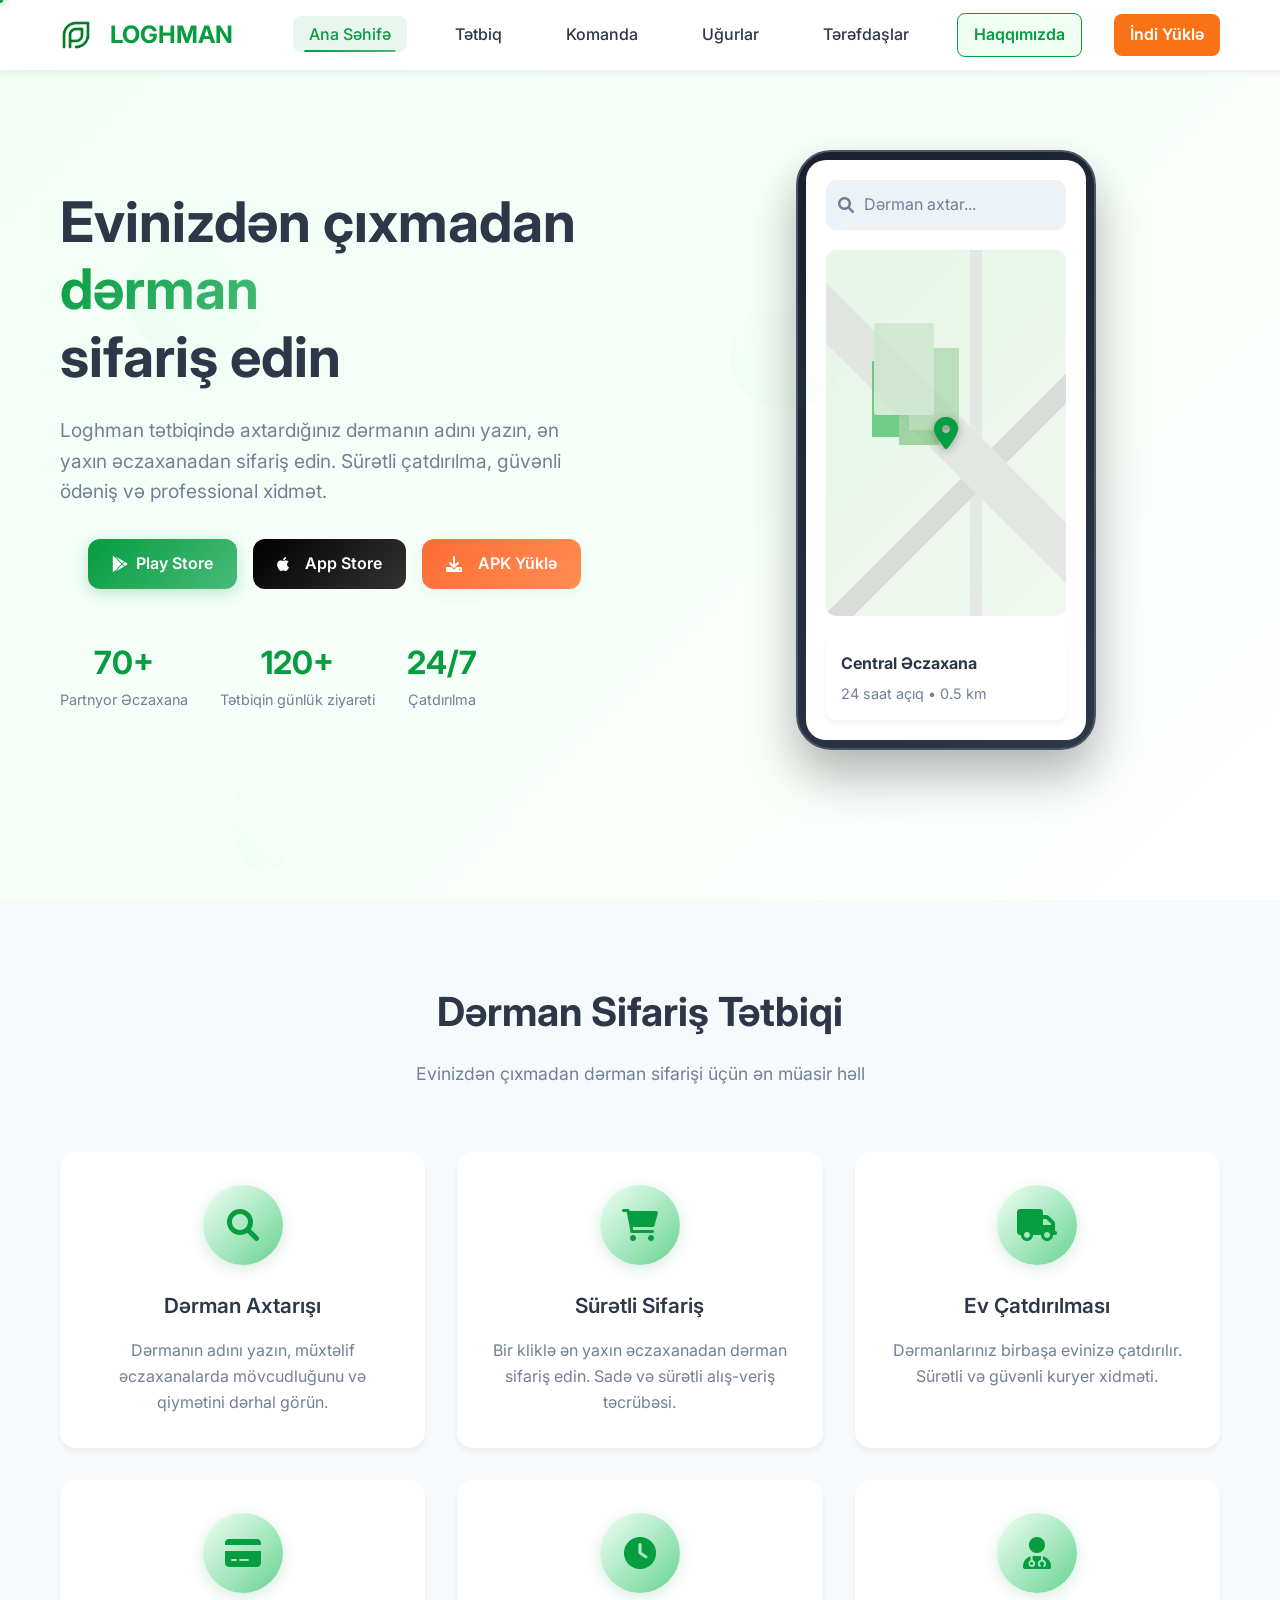
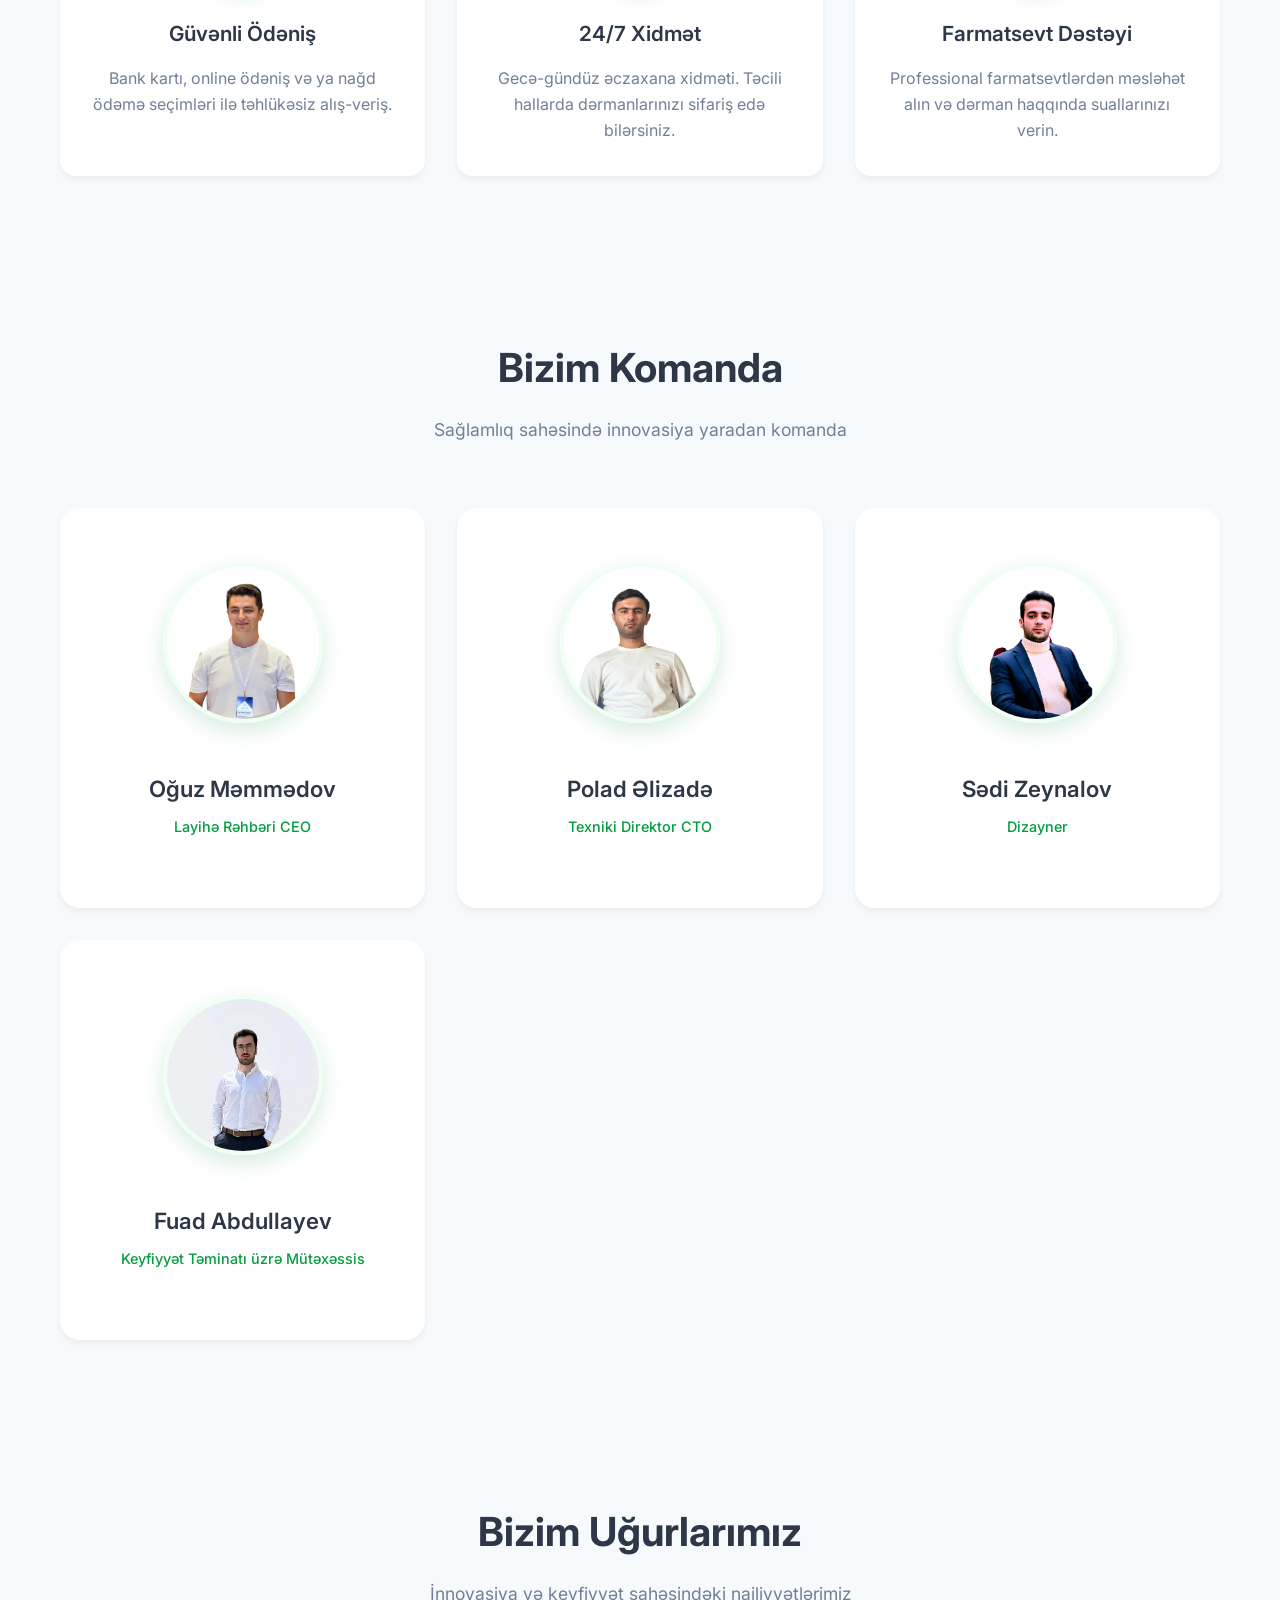
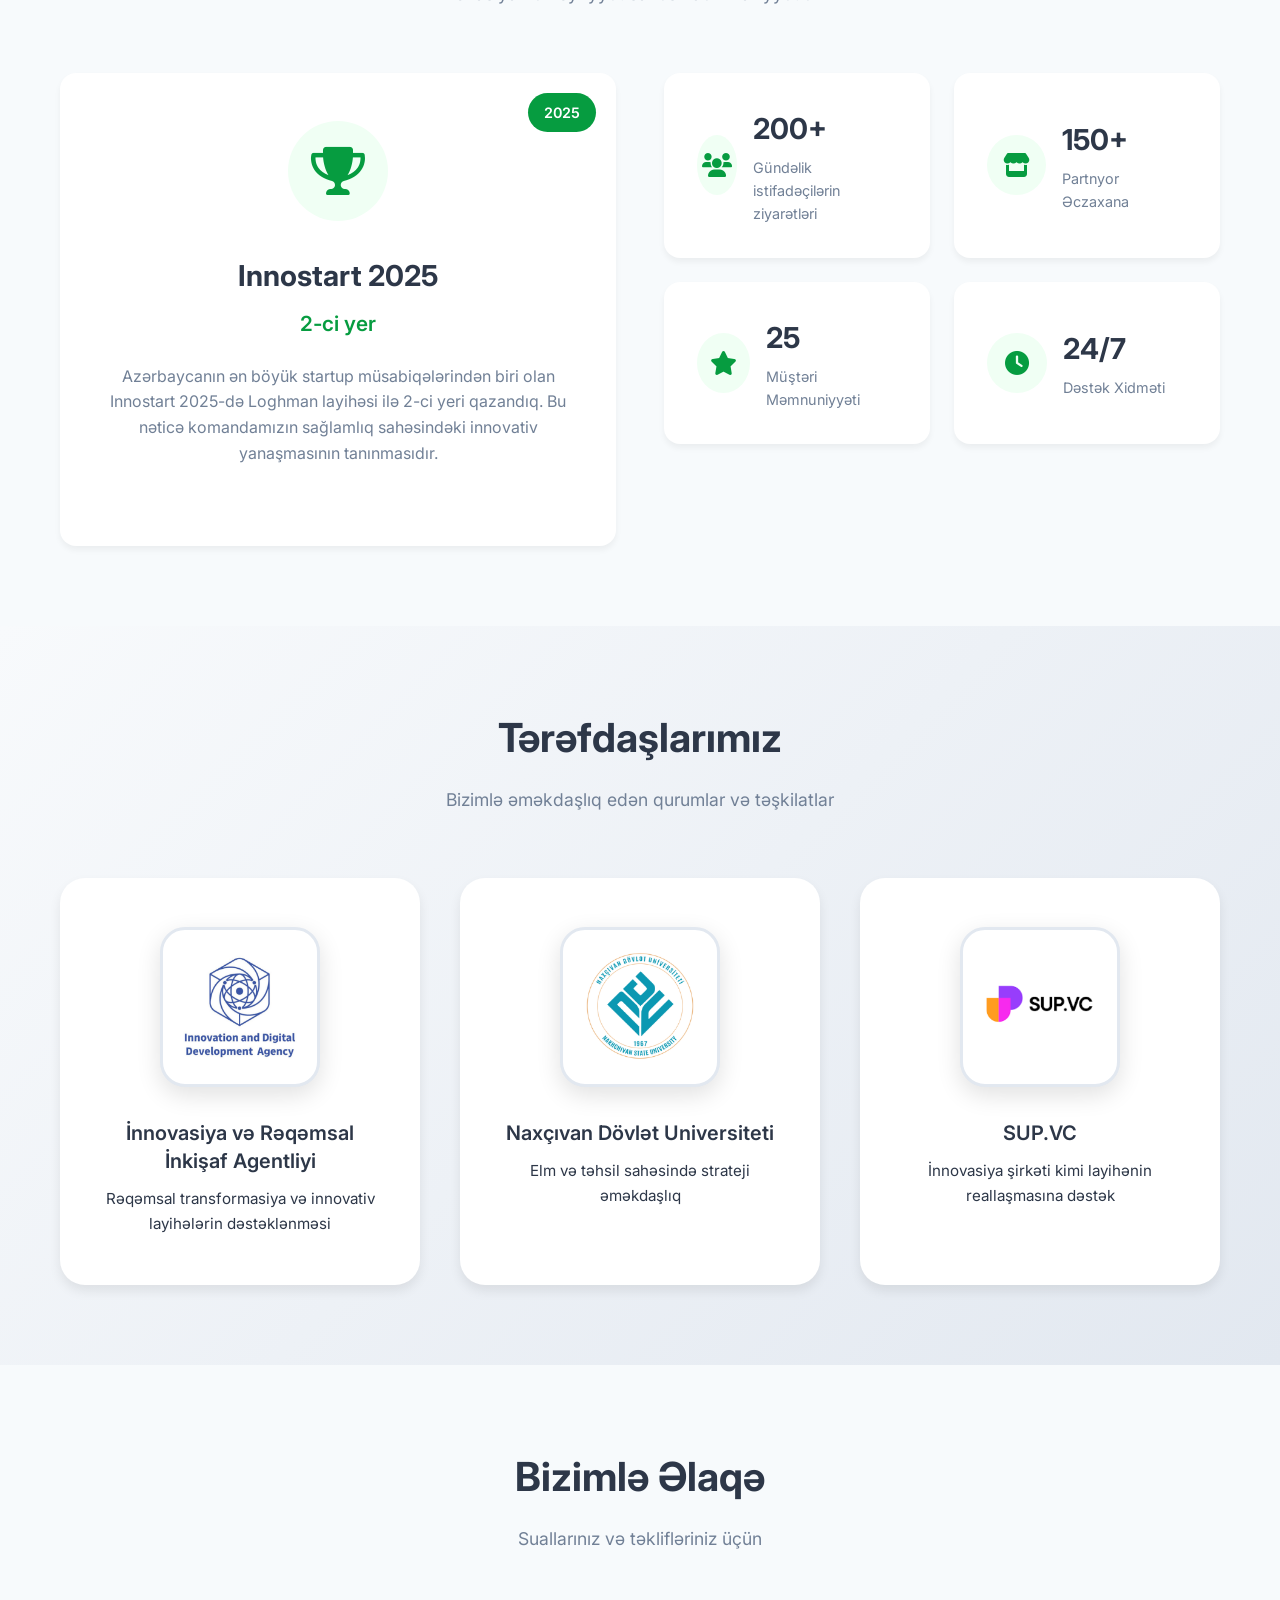
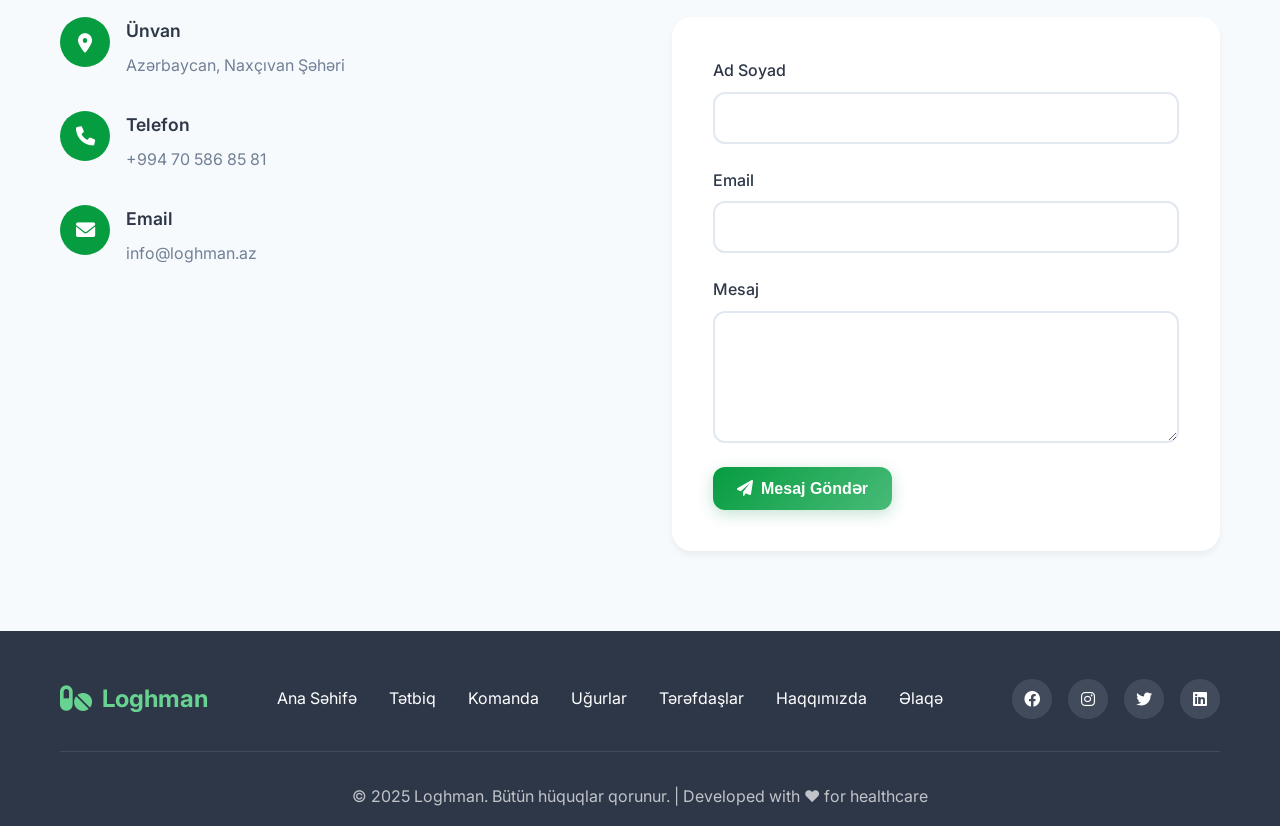
<file: index.html>
<script>
  if (window.location.hostname === "www.loghman.online") {
    window.location.href = "https://loghman.online";
  }
</script>

<!DOCTYPE html>
<html lang="az">
<head>
    <meta charset="UTF-8">
    <meta name="viewport" content="width=device-width, initial-scale=1.0">
    <title>Loghman - Dərman və Əczaxana Axtarış Mobil Tətbiqi</title>
    <link href="https://cdnjs.cloudflare.com/ajax/libs/font-awesome/6.0.0/css/all.min.css" rel="stylesheet">
    <link href="https://fonts.googleapis.com/css2?family=Inter:wght@300;400;500;600;700&display=swap" rel="stylesheet">
    <link rel="stylesheet" href="styles.css">
    <link rel="icon" href="/favicon.svg" type="image/svg+xml">
    <meta name="theme-color" content="#0ea5e9">
    <link rel="apple-touch-icon" href="/images/apple-touch-icon.png">
    <link rel="icon" type="image/png" sizes="32x32" href="/images/favicon-32.png">
    <link rel="icon" type="image/png" sizes="16x16" href="/images/favicon-16.png">
    <link rel="shortcut icon" href="/images/favicon.ico">
    <link rel="icon" type="image/png" sizes="512x512" href="/images/android-chrome-512x512.png">
    <link rel="icon" type="image/png" sizes="512x512" href="/images/maskable-512x512.png" purpose="maskable">
    <meta name="msapplication-TileColor" content="#0ea5e9">
    <meta name="msapplication-TileImage" content="/images/mstile-150x150.png">
</head>
<body>
    <!-- Navigation -->
    <nav class="navbar">
        <div class="nav-container">
            <div class="nav-logo">
                <img src="images/favicon-32.png" alt="Loghman loqosu" style="height: 32px; width: auto; margin-right: 8px; border-radius: 6px;">
                <span>LOGHMAN</span>
            </div>
            <ul class="nav-menu">
                <li><a href="#home" class="nav-link active">Ana Səhifə</a></li>
                <li><a href="#about" class="nav-link">Tətbiq</a></li>
                <li><a href="#team" class="nav-link">Komanda</a></li>
                <li><a href="#achievements" class="nav-link">Uğurlar</a></li>
                <li><a href="#partners" class="nav-link">Tərəfdaşlar</a></li>
                <li><a href="about.html" class="nav-link-btn">Haqqımızda</a></li>
                <li><a href="index.html" class="nav-download-btn">İndi Yüklə</a></li>
            </ul>
            <div class="hamburger">
                <span class="bar"></span>
                <span class="bar"></span>
                <span class="bar"></span>
            </div>
        </div>
    </nav>

    <!-- Home Section -->
    <section id="home" class="hero section">
        <div class="container">
            <div class="hero-container">
                <div class="hero-content">
                    <h1 class="hero-title">
                        Evinizdən çıxmadan
                        <span class="gradient-text">dərman</span>
                        <br>sifariş edin
                    </h1>
                    <p class="hero-subtitle">
                        Loghman tətbiqində axtardığınız dərmanın adını yazın, ən yaxın əczaxanadan sifariş edin. 
                        Sürətli çatdırılma, güvənli ödəniş və professional xidmət.
                    </p>
                    <div class="hero-buttons">
                        <a href="#" class="btn btn-primary">
                            <i class="fab fa-google-play"></i>
                            Play Store
                        </a>
                        <a href="#" class="btn btn-apple">
                            <i class="fab fa-apple"></i>
                            App Store
                        </a>
                        <a href="#" class="btn btn-secondary apk-download-btn">
                            <i class="fas fa-download"></i>
                            APK Yüklə
                        </a>
                    </div>
                    <div class="hero-stats">
                        <div class="stat">
                            <span class="stat-number">70+</span>
                            <span class="stat-label">Partnyоr Əczaxana</span>
                        </div>
                        <div class="stat">
                            <span class="stat-number">120+</span>
                            <span class="stat-label">Tətbiqin günlük ziyarəti </span>
                        </div>
                        <div class="stat">
                            <span class="stat-number">24/7</span>
                            <span class="stat-label">Çatdırılma</span>
                        </div>
                    </div>
                </div>
                <div class="hero-image">
                    <div class="phone-mockup">
                        <div class="phone-screen">
                            <div class="app-interface">
                                <div class="app-header">
                                    <div class="search-bar">
                                        <i class="fas fa-search"></i>
                                        <span>Dərman axtar...</span>
                                    </div>
                                </div>
                                <div class="map-view">
                                    <div class="location-pin">
                                        <i class="fas fa-map-marker-alt"></i>
                                    </div>
                                </div>
                                <div class="pharmacy-card">
                                    <h4>Central Əczaxana</h4>
                                    <p>24 saat açıq • 0.5 km</p>
                                </div>
                            </div>
                        </div>
                    </div>
                </div>
            </div>
        </div>
    </section>

    <!-- About Section -->
    <section id="about" class="about section">
        <div class="container">
            <div class="section-header">
                <h2 class="section-title">
                    Dərman Sifariş Tətbiqi
                </h2>
                <p class="section-subtitle">Evinizdən çıxmadan dərman sifarişi üçün ən müasir həll</p>
            </div>
            
            <div class="features-grid">
                <div class="feature-card">
                    <div class="feature-icon">
                        <i class="fas fa-search"></i>
                    </div>
                    <h3>Dərman Axtarışı</h3>
                    <p>Dərmanın adını yazın, müxtəlif əczaxanalarda mövcudluğunu və qiymətini dərhal görün.</p>
                </div>
                
                <div class="feature-card">
                    <div class="feature-icon">
                        <i class="fas fa-shopping-cart"></i>
                    </div>
                    <h3>Sürətli Sifariş</h3>
                    <p>Bir kliklə ən yaxın əczaxanadan dərman sifariş edin. Sadə və sürətli alış-veriş təcrübəsi.</p>
                </div>
                
                <div class="feature-card">
                    <div class="feature-icon">
                        <i class="fas fa-truck"></i>
                    </div>
                    <h3>Ev Çatdırılması</h3>
                    <p>Dərmanlarınız birbaşa evinizə çatdırılır. Sürətli və güvənli kuryer xidməti.</p>
                </div>
                
                <div class="feature-card">
                    <div class="feature-icon">
                        <i class="fas fa-credit-card"></i>
                    </div>
                    <h3>Güvənli Ödəniş</h3>
                    <p>Bank kartı, online ödəniş və ya nağd ödəmə seçimləri ilə təhlükəsiz alış-veriş.</p>
                </div>
                
                <div class="feature-card">
                    <div class="feature-icon">
                        <i class="fas fa-clock"></i>
                    </div>
                    <h3>24/7 Xidmət</h3>
                    <p>Gecə-gündüz əczaxana xidməti. Təcili hallarda dərmanlarınızı sifariş edə bilərsiniz.</p>
                </div>
                
                <div class="feature-card">
                    <div class="feature-icon">
                        <i class="fas fa-user-md"></i>
                    </div>
                    <h3>Farmatsevt Dəstəyi</h3>
                    <p>Professional farmatsevtlərdən məsləhət alın və dərman haqqında suallarınızı verin.</p>
                </div>
            </div>
        </div>
    </section>

    <!-- Team Section -->
    <section id="team" class="team section">
        <div class="container">
            <div class="section-header">
                <h2 class="section-title">
                    Bizim Komanda
                </h2>
                <p class="section-subtitle">Sağlamlıq sahəsində innovasiya yaradan komanda</p>
            </div>
            
            <div class="team-grid">
                <div class="team-member">
                    <div class="member-card">
                        <!-- Ön tərəf - Şəkil -->
                        <div class="card-front">
                            <div class="member-image">
                                <img src="images/oguz.png" alt="Oğuz Məmmədov" class="member-photo">
                            </div>
                            <div class="member-info">
                                <h3>Oğuz Məmmədov</h3>
                                <p class="member-role">Layihə Rəhbəri CEO</p>
                            </div>
                        </div>
                        
                        <!-- Arxa tərəf - Icon və təfərrüatlar -->
                        <div class="card-back">
                            <div class="member-icon">
                                <i class="fas fa-user-tie"></i>
                            </div>
                            <div class="member-details">
                                <h3>Oğuz Məmmədov</h3>
                                <p class="member-role">Layihə Rəhbəri CEO</p>
                                <p class="member-description">
                                    IT sahəsində 5+ il təcrübəsi olan layihə rəhbəri. 
                                    Komanda koordinasiyası və məhsul inkişafında mütəxəssis.
                                </p>
                                <div class="member-socials">
                                    <a href="#" aria-label="LinkedIn profili">
                                        <i class="fab fa-linkedin"></i>
                                    </a>
                                    <a href="#" aria-label="Twitter profili">
                                        <i class="fab fa-twitter"></i>
                                    </a>
                                </div>
                            </div>
                        </div>
                    </div>
                </div>
                
                <div class="team-member">
                    <div class="member-card">
                        <!-- Ön tərəf - Şəkil -->
                        <div class="card-front">
                            <div class="member-image">
                                <img src="images/polad.png" alt="Polad Əlizadə" class="member-photo">
                            </div>
                            <div class="member-info">
                                <h3>Polad Əlizadə</h3>
                                <p class="member-role">Texniki Direktor CTO</p>
                            </div>
                        </div>
                        
                        <!-- Arxa tərəf - Icon və təfərrüatlar -->
                        <div class="card-back">
                            <div class="member-icon">
                                <i class="fas fa-code"></i>
                            </div>
                            <div class="member-details">
                                <h3>Polad Əlizadə</h3>
                                <p class="member-role">Texniki Direktor CTO</p>
                                <p class="member-description">
                                    Full-stack developer və mobil tətbiq mütəxəssisi. 
                                    React Native və backend inkişafında layihə rəhbəri.
                                </p>
                                <div class="member-socials">
                                    <a href="#" aria-label="LinkedIn profili">
                                        <i class="fab fa-linkedin"></i>
                                    </a>
                                    <a href="#" aria-label="GitHub profili">
                                        <i class="fab fa-github"></i>
                                    </a>
                                </div>
                            </div>
                        </div>
                    </div>
                </div>
                
                <div class="team-member">
                    <div class="member-card">
                        <!-- Ön tərəf - Şəkil -->
                        <div class="card-front">
                            <div class="member-image">
                                <img src="images/sadi.png" alt="Sədi Zeynalov" class="member-photo">
                            </div>
                            <div class="member-info">
                                <h3>Sədi Zeynalov</h3>
                                <p class="member-role">Dizayner</p>
                            </div>
                        </div>
                        
                        <!-- Arxa tərəf - Icon və təfərrüatlar -->
                        <div class="card-back">
                            <div class="member-icon">
                                <i class="fas fa-palette"></i>
                            </div>
                            <div class="member-details">
                                <h3>Sədi Zeynalov</h3>
                                <p class="member-role">Dizayner</p>
                                <p class="member-description">
                                    UX/UI dizaynında yaradıcı həllər təqdim edən mütəxəssis.
                                </p>
                                <div class="member-socials">
                                    <a href="#" aria-label="LinkedIn profili">
                                        <i class="fab fa-linkedin"></i>
                                    </a>
                                    <a href="#" aria-label="Dribbble profili">
                                        <i class="fab fa-dribbble"></i>
                                    </a>
                                </div>
                            </div>
                        </div>
                    </div>
                </div>

                <div class="team-member">
                    <div class="member-card">
                        <!-- Ön tərəf - Şəkil -->
                        <div class="card-front">
                            <div class="member-image">
                                <img src="images/fuad.png" alt="Fuad Abdullayev" class="member-photo">
                            </div>
                            <div class="member-info">
                                <h3>Fuad Abdullayev</h3>
                                <p class="member-role">Keyfiyyət Təminatı üzrə Mütəxəssis</p>
                            </div>
                        </div>
                        
                        <!-- Arxa tərəf - Icon və təfərrüatlar -->
                        <div class="card-back">
                            <div class="member-icon">
                                <i class="fas fa-check-circle"></i>
                            </div>
                            <div class="member-details">
                                <h3>Fuad Abdullayev</h3>
                                <p class="member-role">Keyfiyyət Təminatı üzrə Mütəxəssis</p>
                                <p class="member-description">
                                    Məhsulun keyfiyyət standartlarına tam cavab verməsini təmin edən mütəxəssis.
                                </p>
                                <div class="member-socials">
                                    <a href="#" aria-label="LinkedIn profili">
                                        <i class="fab fa-linkedin"></i>
                                    </a>
                                </div>
                            </div>
                        </div>
                    </div>
                </div>
            </div>
        </div>
    </section>

    <!-- Achievements Section -->
    <section id="achievements" class="achievements section">
        <div class="container">
            <div class="section-header">
                <h2 class="section-title">
                    Bizim Uğurlarımız
                </h2>
                <p class="section-subtitle">İnnovasiya və keyfiyyət sahəsindəki nailiyyətlərimiz</p>
            </div>
            
            <div class="achievements-content">
                <div class="achievement-card main-achievement">
                    <div class="achievement-icon">
                        <i class="fas fa-trophy"></i>
                    </div>
                    <h3>Innostart 2025</h3>
                    <p class="achievement-title">2-ci yer</p>
                    <p class="achievement-description">
                        Azərbaycanın ən böyük startup müsabiqələrindən biri olan Innostart 2025-də 
                        Loghman layihəsi ilə 2-ci yeri qazandıq. Bu nəticə komandamızın 
                        sağlamlıq sahəsindəki innovativ yanaşmasının tanınmasıdır.
                    </p>
                    <div class="achievement-date">2025</div>
                </div>
                
                <div class="stats-grid">
                    <div class="stat-item">
                        <div class="stat-icon">
                            <i class="fas fa-users"></i>
                        </div>
                        <div class="stat-content">
                            <h3 class="stat-number">200+</h3>
                            <p class="stat-label">Gündəlik istifadəçilərin ziyarətləri</p>
                        </div>
                    </div>
                    
                    <div class="stat-item">
                        <div class="stat-icon">
                            <i class="fas fa-store"></i>
                        </div>
                        <div class="stat-content">
                            <h3 class="stat-number">150+</h3>
                            <p class="stat-label">Partnyоr Əczaxana</p>
                        </div>
                    </div>
                    
                    <div class="stat-item">
                        <div class="stat-icon">
                            <i class="fas fa-star"></i>
                        </div>
                        <div class="stat-content">
                            <h3 class="stat-number">99%</h3>
                            <p class="stat-label">Müştəri Məmnuniyyəti</p>
                        </div>
                    </div>
                    
                    <div class="stat-item">
                        <div class="stat-icon">
                            <i class="fas fa-clock"></i>
                        </div>
                        <div class="stat-content">
                            <h3 class="stat-number">24/7</h3>
                            <p class="stat-label">Dəstək Xidməti</p>
                        </div>
                    </div>
                </div>
            </div>
        </div>
    </section>

    <!-- Partners Section -->
    <section id="partners" class="partners section">
        <div class="container">
            <div class="section-header">
                <h2 class="section-title">
                    Tərəfdaşlarımız
                </h2>
                <p class="section-subtitle">Bizimlə əməkdaşlıq edən qurumlar və təşkilatlar</p>
            </div>
            
            <div class="partners-grid">
                <div class="partner-card">
                    <div class="partner-logo">
                        <img src="images/partners/irda-logo.png" alt="İnnovasiya və Rəqəmsal İnkişaf Agentliyi" class="partner-logo-img">
                    </div>
                    <h3>İnnovasiya və Rəqəmsal İnkişaf Agentliyi</h3>
                    <p>Rəqəmsal transformasiya və innovativ layihələrin dəstəklənməsi</p>
                </div>
                
                <div class="partner-card">
                    <div class="partner-logo">
                        <img src="images/partners/ndu-logo.png" alt="Naxçıvan Dövlət Universiteti" class="partner-logo-img">
                    </div>
                    <h3>Naxçıvan Dövlət Universiteti</h3>
                    <p>Elm və təhsil sahəsində strateji əməkdaşlıq</p>
                </div>
                
                <div class="partner-card">
                    <div class="partner-logo">
                        <img src="images/partners/sup-vc-logo.png" alt="SUP.VC" class="partner-logo-img">
                    </div>
                    <h3>SUP.VC</h3>
                    <p>İnnovasiya şirkəti kimi layihənin reallaşmasına dəstək </p>
                </div>
                
                
            </div>
        </div>
    </section>

    <!-- Contact Section -->
    <section id="contact" class="contact section">
        <div class="container">
            <div class="section-header">
                <h2 class="section-title">
                    Bizimlə Əlaqə
                </h2>
                <p class="section-subtitle">Suallarınız və təklifləriniz üçün</p>
            </div>
            
            <div class="contact-content">
                <div class="contact-info">
                    <div class="contact-item">
                        <div class="contact-icon">
                            <i class="fas fa-map-marker-alt"></i>
                        </div>
                        <div class="contact-details">
                            <h4>Ünvan</h4>
                            <p>Azərbaycan, Naxçıvan Şəhəri
                            
                            </p>
                        </div>
                    </div>
                    
                    <div class="contact-item">
                        <div class="contact-icon">
                            <i class="fas fa-phone"></i>
                        </div>
                        <div class="contact-details">
                            <h4>Telefon</h4>
                            <p>+994 70 586 85 81</p>
                        </div>
                    </div>
                    
                    <div class="contact-item">
                        <div class="contact-icon">
                            <i class="fas fa-envelope"></i>
                        </div>
                        <div class="contact-details">
                            <h4>Email</h4>
                            <p>info@loghman.az</p>
                        </div>
                    </div>
                </div>
                
                <div class="contact-form">
                    <form>
                        <div class="form-group">
                            <label for="name">Ad Soyad</label>
                            <input type="text" id="name" name="name" required>
                        </div>
                        
                        <div class="form-group">
                            <label for="email">Email</label>
                            <input type="email" id="email" name="email" required>
                        </div>
                        
                        <div class="form-group">
                            <label for="message">Mesaj</label>
                            <textarea id="message" name="message" rows="5" required></textarea>
                        </div>
                        
                        <button type="submit" class="btn btn-primary">
                            <i class="fas fa-paper-plane"></i>
                            Mesaj Göndər
                        </button>
                    </form>
                </div>
            </div>
        </div>
    </section>

    <!-- Footer -->
    <footer class="footer">
        <div class="container">
            <div class="footer-content">
                <div class="footer-logo">
                    <i class="fas fa-pills"></i>
                    <span>Loghman</span>
                </div>
                <div class="footer-links">
                    <a href="#home">Ana Səhifə</a>
                    <a href="#about">Tətbiq</a>
                    <a href="#team">Komanda</a>
                    <a href="#achievements">Uğurlar</a>
                    <a href="#partners">Tərəfdaşlar</a>
                    <a href="about.html">Haqqımızda</a>
                    <a href="#contact">Əlaqə</a>
                </div>
                <div class="footer-socials">
                    <a href="#" aria-label="Facebook səhifəsi">
                        <i class="fab fa-facebook"></i>
                    </a>
                    <a href="#" aria-label="Instagram səhifəsi">
                        <i class="fab fa-instagram"></i>
                    </a>
                    <a href="#" aria-label="Twitter səhifəsi">
                        <i class="fab fa-twitter"></i>
                    </a>
                    <a href="#" aria-label="LinkedIn səhifəsi">
                        <i class="fab fa-linkedin"></i>
                    </a>
                </div>
            </div>
            <div class="footer-bottom">
                <p>&copy; 2025 Loghman. Bütün hüquqlar qorunur. | Developed with ❤️ for healthcare</p>
            </div>
        </div>
    </footer>

    <script src="script.js"></script>
</body>
</html>
</file>
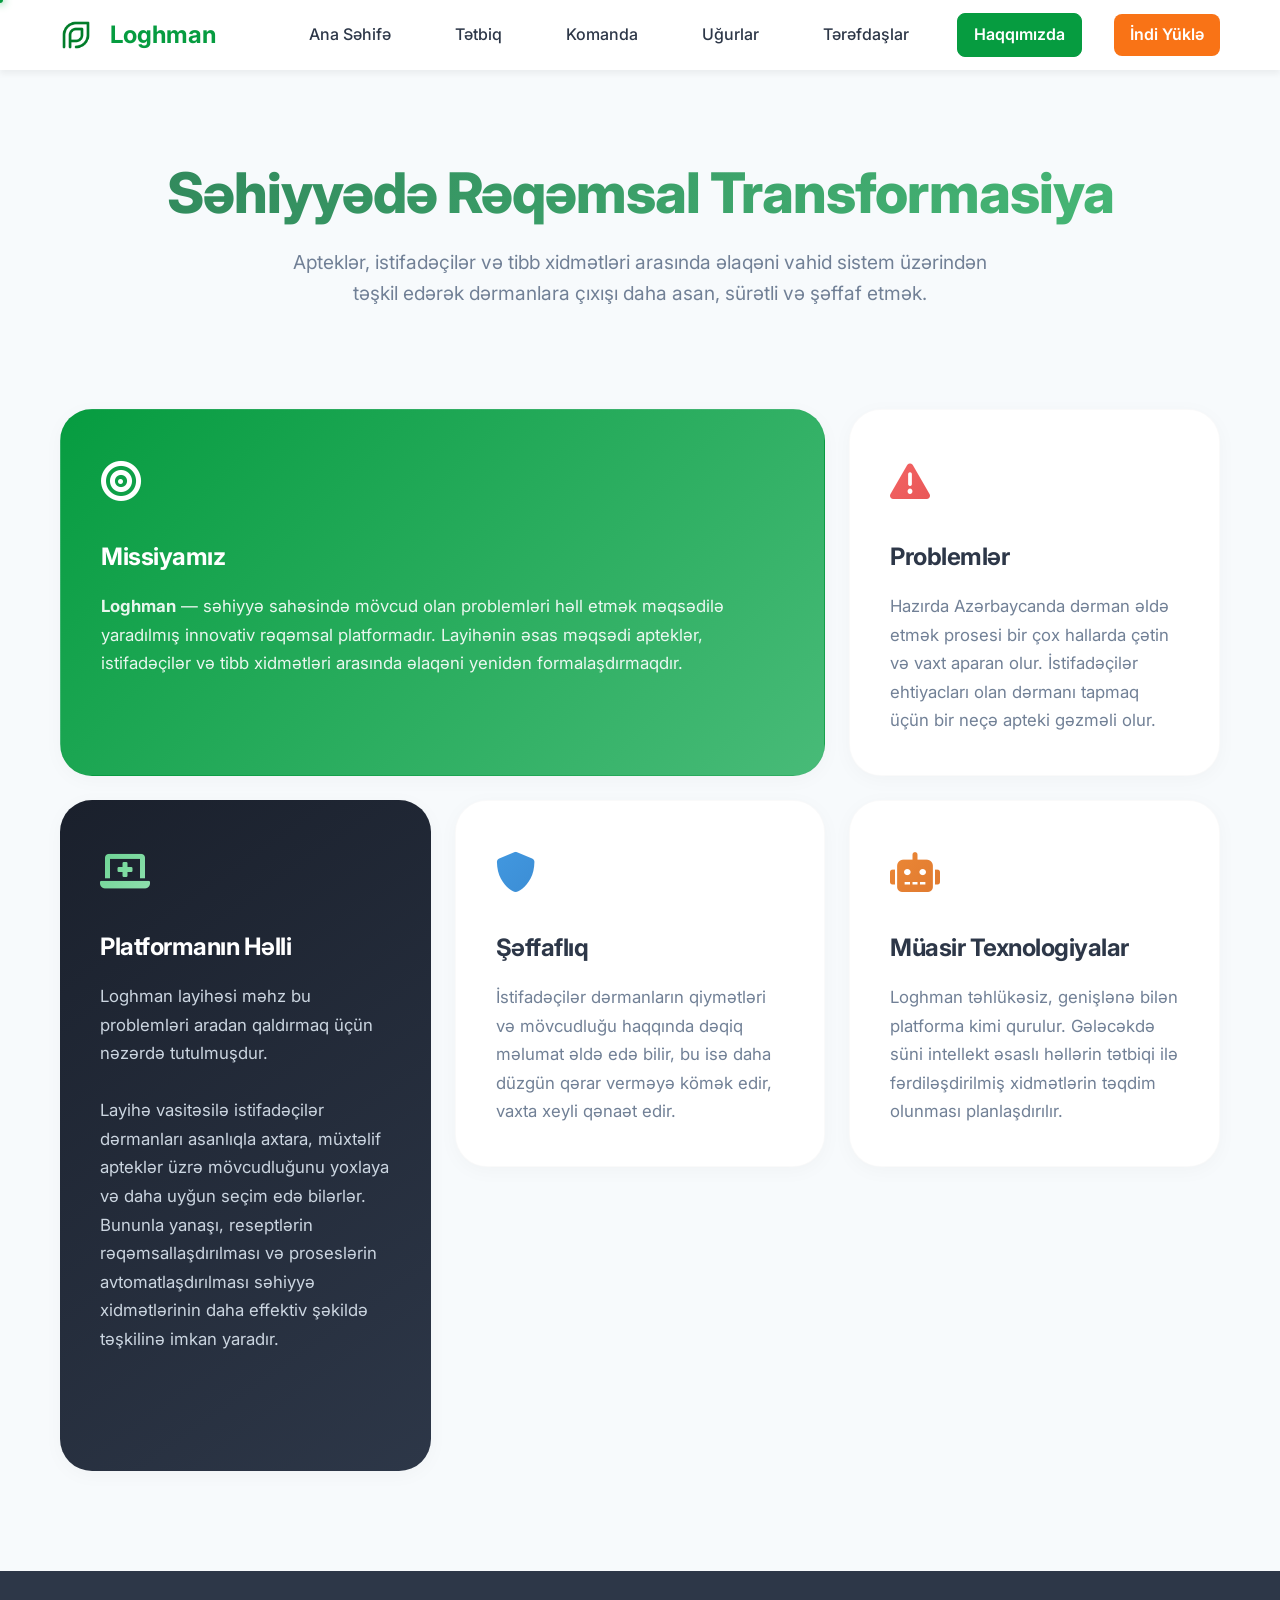
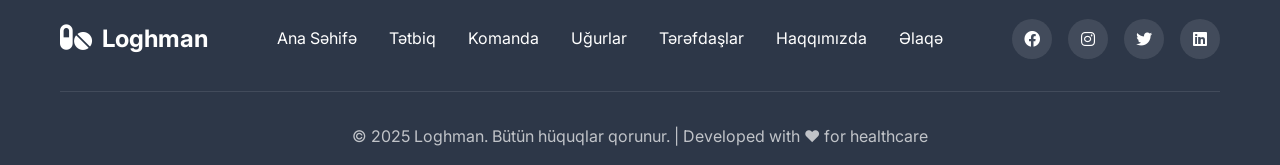
<file: about.html>
<!DOCTYPE html>
<html lang="az">
<head>
    <meta charset="UTF-8">
    <meta name="viewport" content="width=device-width, initial-scale=1.0">
    <title>Haqqımızda - Loghman</title>
    <link href="https://cdnjs.cloudflare.com/ajax/libs/font-awesome/6.0.0/css/all.min.css" rel="stylesheet">
    <link href="https://fonts.googleapis.com/css2?family=Inter:wght@300;400;500;600;700&display=swap" rel="stylesheet">
    <link rel="stylesheet" href="styles.css">
    <link rel="icon" href="/favicon.svg" type="image/svg+xml">
    <meta name="theme-color" content="#0ea5e9">
    <link rel="apple-touch-icon" href="/images/apple-touch-icon.png">
    <link rel="icon" type="image/png" sizes="32x32" href="/images/favicon-32.png">
    <link rel="icon" type="image/png" sizes="16x16" href="/images/favicon-16.png">
    <style>
        /* Premium Background & Hero */
        body { background-color: #f7fafc; }
        
        .premium-hero {
            padding-top: 160px;
            padding-bottom: 60px;
            position: relative;
            text-align: center;
        }

        .premium-hero .container {
            position: relative;
            z-index: 2;
        }

        .premium-title {
            font-size: 3.5rem;
            font-weight: 800;
            line-height: 1.2;
            margin-bottom: 20px;
            background: linear-gradient(135deg, var(--primary-green-dark), var(--accent-green));
            -webkit-background-clip: text;
            -webkit-text-fill-color: transparent;
            letter-spacing: -1px;
        }

        .premium-subtitle {
            font-size: 1.2rem;
            color: var(--text-light);
            max-width: 700px;
            margin: 0 auto;
            line-height: 1.6;
        }

        /* Bento Grid Layout */
        .bento-section {
            padding: 40px 0 100px;
        }

        .bento-grid {
            display: grid;
            grid-template-columns: repeat(3, 1fr);
            grid-auto-rows: minmax(280px, auto);
            gap: 24px;
        }

        .bento-card {
            background: #ffffff;
            border-radius: 32px;
            padding: 40px;
            box-shadow: 0 4px 20px rgba(0,0,0,0.03);
            border: 1px solid rgba(0,0,0,0.02);
            transition: transform 0.4s cubic-bezier(0.165, 0.84, 0.44, 1), box-shadow 0.4s ease;
            position: relative;
            overflow: hidden;
            display: flex;
            flex-direction: column;
            justify-content: flex-start;
        }

        .bento-card:hover {
            transform: translateY(-5px) scale(1.01);
            box-shadow: 0 20px 40px rgba(56, 161, 105, 0.1);
        }

        /* Spans */
        .span-2 { grid-column: span 2; }
        .span-3 { grid-column: span 3; }
        .row-span-2 { grid-row: span 2; }

        .card-icon {
            font-size: 2.5rem;
            margin-bottom: 24px;
            display: inline-block;
            background: linear-gradient(135deg, var(--primary-green), var(--accent-green));
            -webkit-background-clip: text;
            -webkit-text-fill-color: transparent;
        }

        .card-icon.red { background: linear-gradient(135deg, #f56565, #c53030); -webkit-background-clip: text;}
        .card-icon.blue { background: linear-gradient(135deg, #4299e1, #2b6cb0); -webkit-background-clip: text;}
        .card-icon.orange { background: linear-gradient(135deg, #ed8936, #c05621); -webkit-background-clip: text;}

        .bento-card h3 {
            font-size: 1.5rem;
            font-weight: 700;
            color: var(--text-dark);
            margin-bottom: 16px;
            letter-spacing: -0.5px;
        }

        .bento-card p {
            font-size: 1.05rem;
            color: var(--text-light);
            line-height: 1.7;
            margin: 0;
            flex-grow: 1;
        }

        .dark-card {
            background: linear-gradient(145deg, #1a202c, #2d3748);
            color: white;
            border: none;
        }

        .dark-card h3 { color: white; }
        .dark-card p { color: #cbd5e0; }
        .dark-card .card-icon { 
            background: linear-gradient(135deg, #68d391, #f0fff4); 
            -webkit-background-clip: text;
        }

        .highlight-card {
            background: linear-gradient(135deg, var(--primary-green), var(--accent-green));
            color: white;
        }
        .highlight-card h3 { color: white; }
        .highlight-card p { color: rgba(255,255,255,0.9); }
        .highlight-card .card-icon { background: white; -webkit-background-clip: text; }

        @media (max-width: 992px) {
            .bento-grid { grid-template-columns: repeat(2, 1fr); }
            .span-2 { grid-column: span 2; }
            .span-3 { grid-column: span 2; }
            .premium-title { font-size: 2.8rem; }
        }

        @media (max-width: 768px) {
            .bento-grid { grid-template-columns: 1fr; }
            .span-2, .row-span-2, .span-3 {
                grid-column: span 1;
                grid-row: span 1;
            }
        }
    </style>
</head>
<body>
    <!-- Navigation -->
    <nav class="navbar">
        <div class="nav-container">
            <a href="index.html" class="nav-logo" style="text-decoration: none;">
                <img src="images/favicon-32.png" alt="Loghman loqosu" style="height: 32px; width: auto; margin-right: 8px; border-radius: 6px;">
                <span>Loghman</span>
            </a>
            <ul class="nav-menu">
                <li><a href="index.html#home" class="nav-link">Ana Səhifə</a></li>
                <li><a href="index.html#about" class="nav-link">Tətbiq</a></li>
                <li><a href="index.html#team" class="nav-link">Komanda</a></li>
                <li><a href="index.html#achievements" class="nav-link">Uğurlar</a></li>
                <li><a href="index.html#partners" class="nav-link">Tərəfdaşlar</a></li>
                <li><a href="#" class="nav-link-btn active">Haqqımızda</a></li>
                <li><a href="index.html" class="nav-download-btn">İndi Yüklə</a></li>
            </ul>
            <div class="hamburger">
                <span class="bar"></span>
                <span class="bar"></span>
                <span class="bar"></span>
            </div>
        </div>
    </nav>

    <!-- Premium Hero Section -->
    <header class="premium-hero">
        <div class="container">
            <h1 class="premium-title">Səhiyyədə Rəqəmsal Transformasiya</h1>
            <p class="premium-subtitle">Apteklər, istifadəçilər və tibb xidmətləri arasında əlaqəni vahid sistem üzərindən təşkil edərək dərmanlara çıxışı daha asan, sürətli və şəffaf etmək.</p>
        </div>
    </header>

    <!-- Bento Grid Section -->
    <section class="bento-section">
        <div class="container">
            <div class="bento-grid">
                
                <!-- Card 1 -->
                <div class="bento-card span-2 highlight-card">
                    <div class="card-icon"><i class="fas fa-bullseye"></i></div>
                    <h3>Missiyamız</h3>
                    <p><strong>Loghman</strong> — səhiyyə sahəsində mövcud olan problemləri həll etmək məqsədilə yaradılmış innovativ rəqəmsal platformadır. Layihənin əsas məqsədi apteklər, istifadəçilər və tibb xidmətləri arasında əlaqəni yenidən formalaşdırmaqdır.</p>
                </div>

                <!-- Card 2 -->
                <div class="bento-card">
                    <div class="card-icon red"><i class="fas fa-exclamation-triangle"></i></div>
                    <h3>Problemlər</h3>
                    <p>Hazırda Azərbaycanda dərman əldə etmək prosesi bir çox hallarda çətin və vaxt aparan olur. İstifadəçilər ehtiyacları olan dərmanı tapmaq üçün bir neçə apteki gəzməli olur.</p>
                </div>

                <!-- Card 3 -->
                <div class="bento-card row-span-2 dark-card">
                    <div class="card-icon"><i class="fas fa-laptop-medical"></i></div>
                    <h3>Platformanın Həlli</h3>
                    <p>Loghman layihəsi məhz bu problemləri aradan qaldırmaq üçün nəzərdə tutulmuşdur. <br><br>Layihə vasitəsilə istifadəçilər dərmanları asanlıqla axtara, müxtəlif apteklər üzrə mövcudluğunu yoxlaya və daha uyğun seçim edə bilərlər. Bununla yanaşı, reseptlərin rəqəmsallaşdırılması və proseslərin avtomatlaşdırılması səhiyyə xidmətlərinin daha effektiv şəkildə təşkilinə imkan yaradır.</p>
                </div>

                <!-- Card 4 -->
                <div class="bento-card">
                    <div class="card-icon blue"><i class="fas fa-shield-alt"></i></div>
                    <h3>Şəffaflıq</h3>
                    <p>İstifadəçilər dərmanların qiymətləri və mövcudluğu haqqında dəqiq məlumat əldə edə bilir, bu isə daha düzgün qərar verməyə kömək edir, vaxta xeyli qənaət edir.</p>
                </div>
                
                <!-- Card 5 -->
                <div class="bento-card">
                    <div class="card-icon orange"><i class="fas fa-robot"></i></div>
                    <h3>Müasir Texnologiyalar</h3>
                    <p>Loghman təhlükəsiz, genişlənə bilən platforma kimi qurulur. Gələcəkdə süni intellekt əsaslı həllərin tətbiqi ilə fərdiləşdirilmiş xidmətlərin təqdim olunması planlaşdırılır.</p>
                </div>



            </div>
        </div>
    </section>

    <!-- Footer -->
    <footer class="footer">
        <div class="container">
            <div class="footer-content">
                <a href="index.html" class="footer-logo" style="text-decoration: none; color: inherit;">
                    <i class="fas fa-pills"></i>
                    <span>Loghman</span>
                </a>
                <div class="footer-links">
                    <a href="index.html#home">Ana Səhifə</a>
                    <a href="index.html#about">Tətbiq</a>
                    <a href="index.html#team">Komanda</a>
                    <a href="index.html#achievements">Uğurlar</a>
                    <a href="index.html#partners">Tərəfdaşlar</a>
                    <a href="#">Haqqımızda</a>
                    <a href="index.html#contact">Əlaqə</a>
                </div>
                <div class="footer-socials">
                    <a href="#" aria-label="Facebook səhifəsi">
                        <i class="fab fa-facebook"></i>
                    </a>
                    <a href="#" aria-label="Instagram səhifəsi">
                        <i class="fab fa-instagram"></i>
                    </a>
                    <a href="#" aria-label="Twitter səhifəsi">
                        <i class="fab fa-twitter"></i>
                    </a>
                    <a href="#" aria-label="LinkedIn səhifəsi">
                        <i class="fab fa-linkedin"></i>
                    </a>
                </div>
            </div>
            <div class="footer-bottom">
                <p>&copy; 2025 Loghman. Bütün hüquqlar qorunur. | Developed with ❤️ for healthcare</p>
            </div>
        </div>
    </footer>

    <script src="script.js"></script>
</body>
</html>
</file>
<file: styles.css>
/* Reset and Base Styles */
* {
    margin: 0;
    padding: 0;
    box-sizing: border-box;
}

html {
    scroll-behavior: smooth;
}

body {
    font-family: 'Inter', sans-serif;
    line-height: 1.6;
    color: #2d3748;
    background-color: #f7fafc;
}

/* Color Variables */
:root {
    --primary-green: #069c40;
    --primary-green-dark: #2f855a;
    --secondary-green: #68d391;
    --light-green: #f0fff4;
    --accent-green: #48bb78;
    --medical-blue: #3182ce;
    --text-dark: #2d3748;
    --text-light: #718096;
    --white: #ffffff;
    --gray-50: #f7fafc;
    --gray-100: #edf2f7;
    --gray-200: #e2e8f0;
    --shadow-light: 0 4px 6px rgba(0, 0, 0, 0.05);
    --shadow-medium: 0 10px 25px rgba(0, 0, 0, 0.1);
    --shadow-heavy: 0 20px 40px rgba(0, 0, 0, 0.15);
}

/* Container */
.container {
    max-width: 1200px;
    margin: 0 auto;
    padding: 0 20px;
}

/* Section */
.section {
    padding: 80px 0;
}

/* Navigation */
.navbar {
    position: fixed;
    top: 0;
    left: 0;
    right: 0;
    background: #ffffff;
    backdrop-filter: blur(10px);
    box-shadow: var(--shadow-light);
    z-index: 1000;
    transition: all 0.3s ease;
}

.nav-container {
    max-width: 1200px;
    margin: 0 auto;
    padding: 0 20px;
    display: flex;
    justify-content: space-between;
    align-items: center;
    height: 70px;
}

.nav-logo {
    display: flex;
    align-items: center;
    gap: 10px;
    font-size: 1.5rem;
    font-weight: 700;
    color: var(--primary-green);
    text-decoration: none;
}

.nav-logo i {
    font-size: 1.8rem;
}

.nav-menu {
    display: flex;
    list-style: none;
    gap: 2rem;
    align-items: center;
}

.nav-link {
    text-decoration: none;
    color: var(--text-dark);
    font-weight: 500;
    transition: all 0.3s cubic-bezier(0.4, 0, 0.2, 1);
    position: relative;
    padding: 0.5rem 1rem;
    border-radius: 8px;
}

.nav-link:hover,
.nav-link.active {
    color: var(--primary-green);
    background: rgba(56, 161, 105, 0.1);
    transform: translateY(-2px);
}

.nav-link::after {
    content: '';
    position: absolute;
    bottom: 0;
    left: 50%;
    width: 0;
    height: 2px;
    background: linear-gradient(90deg, var(--primary-green), var(--accent-green));
    transition: all 0.3s ease;
    transform: translateX(-50%);
}

.nav-link:hover::after,
.nav-link.active::after {
    width: 80%;
}

/* Mobile Navigation */
.hamburger {
    display: none;
    flex-direction: column;
    cursor: pointer;
    gap: 4px;
}

.hamburger .bar {
    width: 25px;
    height: 3px;
    background: var(--text-dark);
    transition: 0.3s;
}

.hamburger.active .bar:nth-child(1) {
    transform: rotate(-45deg) translate(-5px, 6px);
}

.hamburger.active .bar:nth-child(2) {
    opacity: 0;
}

.hamburger.active .bar:nth-child(3) {
    transform: rotate(45deg) translate(-5px, -6px);
}

/* Button Styles */
.btn {
    display: inline-flex;
    align-items: center;
    gap: 8px;
    padding: 12px 24px;
    border: none;
    border-radius: 12px;
    font-weight: 600;
    text-decoration: none;
    cursor: pointer;
    transition: all 0.4s cubic-bezier(0.4, 0, 0.2, 1);
    font-size: 16px;
    position: relative;
    overflow: hidden;
}

.btn::before {
    content: '';
    position: absolute;
    top: 0;
    left: -100%;
    width: 100%;
    height: 100%;
    background: linear-gradient(90deg, transparent, rgba(255, 255, 255, 0.2), transparent);
    transition: left 0.5s;
}

.btn:hover::before {
    left: 100%;
}

.btn-primary {
    background: linear-gradient(135deg, var(--primary-green), var(--accent-green));
    color: white;
    box-shadow: 0 4px 15px rgba(56, 161, 105, 0.3);
}

.btn-primary:hover {
    background: linear-gradient(135deg, var(--accent-green), var(--primary-green));
    transform: translateY(-3px) scale(1.02);
    box-shadow: 0 8px 25px rgba(56, 161, 105, 0.4);
}

.btn-secondary {
    background: transparent;
    color: var(--primary-green);
    border: 2px solid var(--primary-green);
    box-shadow: 0 4px 15px rgba(56, 161, 105, 0.1);
}

.btn-secondary:hover {
    background: var(--primary-green);
    color: white;
    transform: translateY(-3px) scale(1.02);
    box-shadow: 0 8px 25px rgba(56, 161, 105, 0.3);
}

/* Hero Section */
.hero {
    min-height: 100vh;
    display: flex;
    align-items: center;
    background: linear-gradient(135deg, var(--light-green) 0%, #ffffff 100%);
    position: relative;
    overflow: hidden;
}

.hero-container {
    display: grid;
    grid-template-columns: 1fr 1fr;
    gap: 4rem;
    align-items: center;
    width: 100%;
}

.hero-content {
    z-index: 2;
}

.hero-title {
    font-size: 3.5rem;
    font-weight: 700;
    line-height: 1.2;
    margin-bottom: 1.5rem;
    color: var(--text-dark);
}

.gradient-text {
    background: linear-gradient(135deg, var(--primary-green), var(--accent-green));
    background-clip: text;
    -webkit-background-clip: text;
    -webkit-text-fill-color: transparent;
}

.hero-subtitle {
    font-size: 1.2rem;
    color: var(--text-light);
    margin-bottom: 2rem;
    line-height: 1.6;
}

.hero-buttons {
    display: flex;
    gap: 1rem;
    margin-bottom: 3rem;
    flex-wrap: wrap;
    justify-content: center;
}

.hero-stats {
    display: flex;
    gap: 2rem;
}

.stat {
    text-align: center;
}

.stat-number {
    display: block;
    font-size: 2rem;
    font-weight: 700;
    color: var(--primary-green);
}

.stat-label {
    color: var(--text-light);
    font-size: 0.9rem;
}

/* Phone Mockup */
.hero-image {
    display: flex;
    justify-content: center;
    align-items: center;
}

.phone-mockup {
    width: 300px;
    height: 600px;
    background: linear-gradient(145deg, #1a202c, #2d3748);
    border-radius: 35px;
    padding: 8px;
    box-shadow: 0 25px 50px rgba(0, 0, 0, 0.3);
    position: relative;
    transition: all 0.4s cubic-bezier(0.4, 0, 0.2, 1);
    animation: phoneFloat 6s ease-in-out infinite;
    border: 2px solid #4a5568;
}

.phone-mockup:hover {
    transform: translateY(-10px) rotateY(10deg) rotateX(5deg);
    box-shadow: 0 35px 70px rgba(0, 0, 0, 0.4);
}

@keyframes phoneFloat {

    0%,
    100% {
        transform: translateY(0);
    }

    50% {
        transform: translateY(-20px);
    }
}

.phone-screen {
    width: 100%;
    height: 100%;
    background: #ffffff;
    border-radius: 20px;
    overflow: hidden;
    position: relative;
}

.app-interface {
    padding: 20px;
    height: 100%;
    display: flex;
    flex-direction: column;
    gap: 20px;
}

.app-header .search-bar {
    background: var(--gray-100);
    padding: 12px;
    border-radius: 10px;
    display: flex;
    align-items: center;
    gap: 10px;
    color: var(--text-light);
}

.map-view {
    flex: 1;
    background: linear-gradient(135deg, #e8f5e8, #f0f8f0);
    border-radius: 10px;
    position: relative;
    display: flex;
    align-items: center;
    justify-content: center;
    overflow: hidden;
}

/* Xəritə yolları */
.map-view::before {
    content: '';
    position: absolute;
    top: 0;
    left: 0;
    width: 100%;
    height: 100%;
    background:
        /* Əsas yol */
        linear-gradient(45deg, transparent 45%, #ddd 45%, #ddd 55%, transparent 55%),
        /* Köndələn yol */
        linear-gradient(-45deg, transparent 35%, #ccc 35%, #ccc 40%, transparent 40%),
        /* Şaquli yol */
        linear-gradient(90deg, transparent 60%, #e0e0e0 60%, #e0e0e0 65%, transparent 65%);
    opacity: 0.6;
    z-index: 1;
}

/* Binalar/Bloklar */
.map-view::after {
    content: '';
    position: absolute;
    top: 20%;
    left: 20%;
    width: 25%;
    height: 25%;
    background: #c8e6c9;
    border-radius: 3px;
    box-shadow:
        30px 20px 0 -5px #a5d6a7,
        15px 40px 0 -10px #81c784,
        -10px 30px 0 -8px #3bbd62;
    opacity: 0.7;
    z-index: 2;
}

.location-pin {
    font-size: 2rem;
    color: var(--primary-green);
    z-index: 3;
    position: relative;
    filter: drop-shadow(0 2px 4px rgba(0, 0, 0, 0.3));
    animation: pinBounce 2s ease-in-out infinite;
}

@keyframes pinBounce {

    0%,
    100% {
        transform: translateY(0);
    }

    50% {
        transform: translateY(-5px);
    }
}

.pharmacy-card {
    background: white;
    padding: 15px;
    border-radius: 10px;
    box-shadow: var(--shadow-light);
}

.pharmacy-card h4 {
    color: var(--text-dark);
    margin-bottom: 5px;
}

.pharmacy-card p {
    color: var(--text-light);
    font-size: 0.9rem;
}

/* Section Headers */
.section-header {
    text-align: center;
    margin-bottom: 4rem;
}

.section-title {
    font-size: 2.5rem;
    font-weight: 700;
    color: var(--text-dark);
    margin-bottom: 1rem;
}

.section-subtitle {
    font-size: 1.1rem;
    color: var(--text-light);
}

/* Features Grid */
.features-grid {
    display: grid;
    grid-template-columns: repeat(auto-fit, minmax(300px, 1fr));
    gap: 2rem;
}

.feature-card {
    background: white;
    padding: 2rem;
    border-radius: 16px;
    box-shadow: 0 4px 6px rgba(0, 0, 0, 0.05);
    text-align: center;
    transition: all 0.4s cubic-bezier(0.4, 0, 0.2, 1);
    position: relative;
    overflow: hidden;
    border: 1px solid transparent;
}

.feature-card::before {
    content: '';
    position: absolute;
    top: 0;
    left: 0;
    right: 0;
    bottom: 0;
    background: linear-gradient(135deg, var(--light-green), transparent);
    opacity: 0;
    transition: opacity 0.4s ease;
    z-index: 0;
}

.feature-card:hover::before {
    opacity: 1;
}

.feature-card:hover {
    transform: translateY(-8px) scale(1.02);
    box-shadow: 0 15px 40px rgba(56, 161, 105, 0.15);
    border-color: var(--accent-green);
}

.feature-card>* {
    position: relative;
    z-index: 1;
}

.feature-icon {
    width: 80px;
    height: 80px;
    background: linear-gradient(135deg, var(--light-green), var(--secondary-green));
    border-radius: 50%;
    display: flex;
    align-items: center;
    justify-content: center;
    margin: 0 auto 1.5rem;
    color: var(--primary-green);
    font-size: 2rem;
    transition: all 0.4s cubic-bezier(0.4, 0, 0.2, 1);
    box-shadow: 0 4px 15px rgba(56, 161, 105, 0.2);
}

.feature-card:hover .feature-icon {
    transform: scale(1.1) rotateY(360deg);
    background: linear-gradient(135deg, var(--primary-green), var(--accent-green));
    color: white;
    box-shadow: 0 8px 25px rgba(56, 161, 105, 0.4);
}

.feature-card h3 {
    font-size: 1.3rem;
    font-weight: 600;
    color: var(--text-dark);
    margin-bottom: 1rem;
}

.feature-card p {
    color: var(--text-light);
    line-height: 1.6;
}

/* Team Section */
.team {
    background: var(--gray-50);
}

.team-grid {
    display: grid;
    grid-template-columns: repeat(auto-fit, minmax(300px, 1fr));
    gap: 2rem;
}

/* Team Member Container */
.team-member {
    perspective: 1000px;
    height: 400px;
}

/* Member Card - Flip Container */
.member-card {
    position: relative;
    width: 100%;
    height: 100%;
    transition: transform 0.6s;
    transform-style: preserve-3d;
    cursor: pointer;
}

.team-member.flipped .member-card {
    transform: rotateY(180deg);
}

/* Front and Back Faces */
.card-front,
.card-back {
    position: absolute;
    width: 100%;
    height: 100%;
    backface-visibility: hidden;
    border-radius: 20px;
    box-shadow: 0 4px 6px rgba(0, 0, 0, 0.05);
    background: white;
    padding: 2rem;
    text-align: center;
    border: 1px solid transparent;
    transition: box-shadow 0.3s ease;
}

.card-back {
    transform: rotateY(180deg);
    background: linear-gradient(135deg, var(--light-green), rgba(255, 255, 255, 0.9));
}

.team-member.flipped .card-front,
.team-member.flipped .card-back {
    box-shadow: 0 20px 50px rgba(56, 161, 105, 0.2);
    border-color: var(--secondary-green);
}

/* Front Side - Photo */
.member-image {
    margin-bottom: 1.5rem;
}

.member-photo {
    width: 120px;
    height: 120px;
    border-radius: 50%;
    object-fit: cover;
    margin: 0 auto;
    display: block;
    box-shadow: 0 8px 20px rgba(56, 161, 105, 0.2);
    transition: all 0.3s ease;
    border: 4px solid var(--light-green);
}

.card-front .member-info h3 {
    font-size: 1.4rem;
    font-weight: 600;
    color: var(--text-dark);
    margin-bottom: 0.5rem;
}

.card-front .member-role {
    color: var(--primary-green);
    font-weight: 500;
    font-size: 0.9rem;
}

/* Back Side - Icon and Details */
.member-icon {
    width: 80px;
    height: 80px;
    background: linear-gradient(135deg, var(--primary-green), var(--accent-green));
    border-radius: 50%;
    display: flex;
    align-items: center;
    justify-content: center;
    margin: 0 auto 1.5rem;
    color: white;
    font-size: 2.5rem;
    box-shadow: 0 8px 20px rgba(56, 161, 105, 0.3);
    animation: iconPulse 2s ease-in-out infinite;
}

@keyframes iconPulse {

    0%,
    100% {
        transform: scale(1);
    }

    50% {
        transform: scale(1.05);
    }
}

.member-details h3 {
    font-size: 1.3rem;
    font-weight: 600;
    color: var(--text-dark);
    margin-bottom: 0.5rem;
}

.member-details .member-role {
    color: var(--primary-green);
    font-weight: 500;
    margin-bottom: 1rem;
    font-size: 0.9rem;
}

.member-description {
    color: var(--text-light);
    line-height: 1.6;
    margin-bottom: 1.5rem;
    font-size: 0.85rem;
}

.member-info h3 {
    font-size: 1.4rem;
    font-weight: 600;
    color: var(--text-dark);
    margin-bottom: 0.5rem;
}

.member-role {
    color: var(--primary-green);
    font-weight: 500;
    margin-bottom: 1rem;
}

.member-description {
    color: var(--text-light);
    line-height: 1.6;
    margin-bottom: 1.5rem;
}

.member-socials {
    display: flex;
    justify-content: center;
    gap: 1rem;
}

.member-socials a {
    width: 40px;
    height: 40px;
    background: var(--gray-100);
    border-radius: 50%;
    display: flex;
    align-items: center;
    justify-content: center;
    color: var(--text-light);
    text-decoration: none;
    transition: all 0.3s ease;
}

.member-socials a:hover {
    background: var(--primary-green);
    color: white;
}

/* Achievements Section */
.achievements-content {
    display: grid;
    grid-template-columns: 1fr 1fr;
    gap: 3rem;
    align-items: start;
}

.main-achievement {
    background: white;
    padding: 3rem;
    border-radius: 16px;
    box-shadow: var(--shadow-light);
    text-align: center;
    position: relative;
}

.achievement-icon {
    width: 100px;
    height: 100px;
    background: var(--light-green);
    border-radius: 50%;
    display: flex;
    align-items: center;
    justify-content: center;
    margin: 0 auto 2rem;
    color: var(--primary-green);
    font-size: 3rem;
}

.main-achievement h3 {
    font-size: 1.8rem;
    font-weight: 700;
    color: var(--text-dark);
    margin-bottom: 0.5rem;
}

.achievement-title {
    font-size: 1.3rem;
    color: var(--primary-green);
    font-weight: 600;
    margin-bottom: 1.5rem;
}

.achievement-description {
    color: var(--text-light);
    line-height: 1.6;
    margin-bottom: 2rem;
}

.achievement-date {
    position: absolute;
    top: 20px;
    right: 20px;
    background: var(--primary-green);
    color: white;
    padding: 8px 16px;
    border-radius: 20px;
    font-weight: 600;
    font-size: 0.9rem;
}

/* Stats Grid */
.stats-grid {
    display: grid;
    grid-template-columns: 1fr 1fr;
    gap: 1.5rem;
}

.stat-item {
    background: white;
    padding: 2rem;
    border-radius: 16px;
    box-shadow: 0 4px 6px rgba(0, 0, 0, 0.05);
    display: flex;
    align-items: center;
    gap: 1rem;
    transition: all 0.4s cubic-bezier(0.4, 0, 0.2, 1);
    border: 1px solid transparent;
    position: relative;
    overflow: hidden;
}

.stat-item::before {
    content: '';
    position: absolute;
    top: 0;
    left: -100%;
    width: 100%;
    height: 100%;
    background: linear-gradient(90deg, transparent, rgba(56, 161, 105, 0.1), transparent);
    transition: left 0.6s ease;
}

.stat-item:hover::before {
    left: 100%;
}

.stat-item:hover {
    transform: translateY(-5px) scale(1.02);
    box-shadow: 0 15px 30px rgba(56, 161, 105, 0.15);
    border-color: var(--secondary-green);
}

.stat-icon {
    width: 60px;
    height: 60px;
    background: var(--light-green);
    border-radius: 50%;
    display: flex;
    align-items: center;
    justify-content: center;
    color: var(--primary-green);
    font-size: 1.5rem;
}

.stat-content h3 {
    font-size: 1.8rem;
    font-weight: 700;
    color: var(--text-dark);
    margin-bottom: 0.25rem;
}

.stat-content p {
    color: var(--text-light);
    font-size: 0.9rem;
}

/* Contact Section */
.contact {
    background: var(--gray-50);
}

.contact-content {
    display: grid;
    grid-template-columns: 1fr 1fr;
    gap: 4rem;
}

.contact-info {
    display: flex;
    flex-direction: column;
    gap: 2rem;
}

.contact-item {
    display: flex;
    align-items: flex-start;
    gap: 1rem;
}

.contact-icon {
    width: 50px;
    height: 50px;
    background: var(--primary-green);
    border-radius: 50%;
    display: flex;
    align-items: center;
    justify-content: center;
    color: white;
    font-size: 1.2rem;
}

.contact-details h4 {
    font-size: 1.1rem;
    font-weight: 600;
    color: var(--text-dark);
    margin-bottom: 0.5rem;
}

.contact-details p {
    color: var(--text-light);
    line-height: 1.6;
}

/* Contact Form */
.contact-form {
    background: white;
    padding: 2.5rem;
    border-radius: 20px;
    box-shadow: 0 4px 6px rgba(0, 0, 0, 0.05);
    transition: all 0.4s cubic-bezier(0.4, 0, 0.2, 1);
    position: relative;
    overflow: hidden;
    border: 1px solid transparent;
}

.contact-form::before {
    content: '';
    position: absolute;
    top: 0;
    left: 0;
    width: 100%;
    height: 4px;
    background: linear-gradient(90deg, var(--primary-green), var(--accent-green));
    transform: scaleX(0);
    transform-origin: left;
    transition: transform 0.3s ease;
}

.contact-form:hover::before {
    transform: scaleX(1);
}

.contact-form:hover {
    transform: translateY(-5px);
    box-shadow: 0 20px 40px rgba(56, 161, 105, 0.15);
    border-color: var(--secondary-green);
}

.form-group {
    margin-bottom: 1.5rem;
}

.form-group label {
    display: block;
    font-weight: 500;
    color: var(--text-dark);
    margin-bottom: 0.5rem;
}

.form-group input,
.form-group textarea {
    width: 100%;
    padding: 14px;
    border: 2px solid var(--gray-200);
    border-radius: 12px;
    font-family: inherit;
    font-size: 16px;
    transition: all 0.3s cubic-bezier(0.4, 0, 0.2, 1);
    background: white;
}

.form-group input:hover,
.form-group textarea:hover {
    border-color: var(--accent-green);
    transform: translateY(-2px);
    box-shadow: 0 4px 12px rgba(56, 161, 105, 0.1);
}

.form-group input:focus,
.form-group textarea:focus {
    outline: none;
    border-color: var(--primary-green);
    transform: translateY(-2px);
    box-shadow: 0 8px 25px rgba(56, 161, 105, 0.2);
    background: white;
}

.form-group textarea {
    resize: vertical;
    min-height: 120px;
}

/* Footer */
.footer {
    background: var(--text-dark);
    color: white;
    padding: 3rem 0 1rem;
}

.footer-content {
    display: flex;
    justify-content: space-between;
    align-items: center;
    margin-bottom: 2rem;
}

.footer-logo {
    display: flex;
    align-items: center;
    gap: 10px;
    font-size: 1.5rem;
    font-weight: 700;
    color: var(--secondary-green);
}

.footer-logo i {
    font-size: 1.8rem;
}

.footer-links {
    display: flex;
    gap: 2rem;
}

.footer-links a {
    color: white;
    text-decoration: none;
    transition: color 0.3s ease;
}

.footer-links a:hover {
    color: var(--secondary-green);
}

.footer-socials {
    display: flex;
    gap: 1rem;
}

.footer-socials a {
    width: 40px;
    height: 40px;
    background: rgba(255, 255, 255, 0.1);
    border-radius: 50%;
    display: flex;
    align-items: center;
    justify-content: center;
    color: white;
    text-decoration: none;
    transition: all 0.3s ease;
}

.footer-socials a:hover {
    background: var(--primary-green);
    transform: translateY(-2px);
}

.footer-bottom {
    text-align: center;
    padding-top: 2rem;
    border-top: 1px solid rgba(255, 255, 255, 0.1);
    color: rgba(255, 255, 255, 0.7);
}

/* Responsive Design */
@media (max-width: 768px) {
    .hamburger {
        display: flex;
    }

    .nav-menu {
        position: fixed;
        left: -100%;
        top: 70px;
        flex-direction: column;
        background-color: white;
        width: 100%;
        text-align: center;
        transition: 0.3s;
        box-shadow: var(--shadow-medium);
        padding: 2rem 0;
    }

    .nav-menu.active {
        left: 0;
    }

    .hero-container {
        grid-template-columns: 1fr;
        gap: 2rem;
        text-align: center;
    }

    .hero-title {
        font-size: 2.5rem;
    }

    .hero-buttons {
        flex-direction: column;
        align-items: center;
        gap: 0.75rem;
    }

    .hero-buttons .btn {
        width: 200px;
        justify-content: center;
    }

    .hero-stats {
        justify-content: center;
    }

    .phone-mockup {
        width: 250px;
        height: 500px;
    }

    .section-title {
        font-size: 2rem;
    }

    .features-grid,
    .team-grid {
        grid-template-columns: 1fr;
    }

    .achievements-content {
        grid-template-columns: 1fr;
        gap: 2rem;
    }

    .stats-grid {
        grid-template-columns: 1fr;
    }

    .contact-content {
        grid-template-columns: 1fr;
        gap: 2rem;
    }

    .footer-content {
        flex-direction: column;
        gap: 2rem;
        text-align: center;
    }

    .footer-links {
        flex-wrap: wrap;
        justify-content: center;
    }
}

/* Apple Store Button Styles */
.btn-apple {
    position: relative;
    background: linear-gradient(135deg, #000000, #333333) !important;
    color: white !important;
    border: none !important;
    transition: all 0.3s ease !important;
}

.btn-apple:hover {
    background: linear-gradient(135deg, #1a1a1a, #4a4a4a) !important;
    transform: translateY(-2px) !important;
    box-shadow: 0 8px 25px rgba(0, 0, 0, 0.4) !important;
}

.btn-apple i {
    margin-right: 8px;
    animation: applePulse 2s ease-in-out infinite;
}

@keyframes applePulse {

    0%,
    100% {
        transform: scale(1);
    }

    50% {
        transform: scale(1.1);
    }
}

/* APK Download Button Styles */
.apk-download-btn {
    position: relative;
    background: linear-gradient(135deg, #FF6B35, #FF8E53) !important;
    color: white !important;
    border: none !important;
    transition: all 0.3s ease !important;
}

.apk-download-btn:hover {
    background: linear-gradient(135deg, #E55A2B, #FF7043) !important;
    transform: translateY(-2px) !important;
    box-shadow: 0 8px 25px rgba(255, 107, 53, 0.4) !important;
}

.apk-download-btn i {
    margin-right: 8px;
    animation: downloadBounce 2s ease-in-out infinite;
}

@keyframes downloadBounce {

    0%,
    100% {
        transform: translateY(0);
    }

    50% {
        transform: translateY(-3px);
    }
}

/* Partners Section Styles */
.partners {
    background: linear-gradient(135deg, #f8fafc 0%, #e2e8f0 100%);
    padding: 5rem 0;
}

.partners-grid {
    display: grid;
    grid-template-columns: repeat(auto-fit, minmax(320px, 1fr));
    gap: 2.5rem;
    margin-top: 3rem;
}

.partner-card {
    background: white;
    padding: 3rem 2.5rem;
    border-radius: 25px;
    text-align: center;
    box-shadow: 0 6px 12px rgba(0, 0, 0, 0.08);
    border: 1px solid transparent;
    transition: all 0.3s cubic-bezier(0.4, 0, 0.2, 1);
    position: relative;
    overflow: hidden;
}

.partner-card::before {
    content: '';
    position: absolute;
    top: 0;
    left: -100%;
    width: 100%;
    height: 100%;
    background: linear-gradient(90deg, transparent, rgba(56, 161, 105, 0.1), transparent);
    transition: left 0.5s ease;
}

.partner-card:hover::before {
    left: 100%;
}

.partner-card:hover {
    transform: translateY(-10px);
    box-shadow: 0 20px 40px rgba(56, 161, 105, 0.15);
    border-color: var(--light-green);
}

.partner-logo {
    width: 160px;
    height: 160px;
    background: white;
    border-radius: 25px;
    display: flex;
    align-items: center;
    justify-content: center;
    margin: 0 auto 2rem;
    transition: all 0.3s ease;
    box-shadow: 0 8px 25px rgba(0, 0, 0, 0.12);
    border: 3px solid #e2e8f0;
    padding: 20px;
}

.partner-logo i {
    font-size: 2rem;
    color: var(--primary-green);
    transition: all 0.3s ease;
}

.partner-logo-img {
    width: 100%;
    height: 100%;
    object-fit: contain;
    transition: all 0.3s ease;
    filter: none;
}

.partner-card:hover .partner-logo {
    transform: scale(1.08);
    box-shadow: 0 12px 35px rgba(56, 161, 105, 0.25);
    border-color: var(--primary-green);
    border-width: 3px;
}

.partner-card:hover .partner-logo-img {
    transform: scale(1.15);
}

.partner-card h3 {
    font-size: 1.25rem;
    font-weight: 600;
    color: var(--text-dark);
    margin-bottom: 0.75rem;
    line-height: 1.4;
}

.partner-card p {
    color: var(--text-gray);
    font-size: 0.95rem;
    line-height: 1.6;
    margin: 0;
}

/* Responsive Partners */
@media (max-width: 768px) {
    .partners {
        padding: 3rem 0;
    }

    .partners-grid {
        grid-template-columns: 1fr;
        gap: 2rem;
        margin-top: 2rem;
    }

    .partner-card {
        padding: 2rem 1.5rem;
    }

    .partner-logo {
        width: 130px;
        height: 130px;
        padding: 15px;
        margin-bottom: 1.5rem;
    }

    .partner-logo i {
        font-size: 1.75rem;
    }

    .partner-logo-img {
        width: 100%;
        height: 100%;
    }

    .partner-card h3 {
        font-size: 1.1rem;
    }
}

/* Team Member Flip Card Styles */
.team-member {
    perspective: 1000px !important;
    height: 400px !important;
    background: none !important;
    padding: 0 !important;
    box-shadow: none !important;
    overflow: visible !important;
}

.member-card {
    position: relative;
    width: 100%;
    height: 100%;
    transition: transform 0.6s;
    transform-style: preserve-3d;
    cursor: pointer;
}

.team-member.flipped .member-card {
    transform: rotateY(180deg);
}

.card-front,
.card-back {
    position: absolute;
    width: 100%;
    height: 100%;
    backface-visibility: hidden;
    border-radius: 20px;
    box-shadow: 0 4px 6px rgba(0, 0, 0, 0.05);
    background: white;
    padding: 2rem;
    text-align: center;
    border: 1px solid transparent;
    transition: box-shadow 0.3s ease;
    display: flex;
    flex-direction: column;
    justify-content: center;
    align-items: center;
}

.card-back {
    transform: rotateY(180deg);
    background: linear-gradient(135deg, var(--light-green), rgba(255, 255, 255, 0.9));
}

.team-member.flipped .card-front,
.team-member.flipped .card-back {
    box-shadow: 0 20px 50px rgba(56, 161, 105, 0.2);
    border-color: var(--secondary-green);
}

.member-photo {
    width: 160px;
    height: 160px;
    border-radius: 50%;
    object-fit: cover;
    margin: 0 auto 1.5rem;
    display: block;
    box-shadow: 0 8px 20px rgba(56, 161, 105, 0.2);
    transition: all 0.3s ease;
    border: 4px solid var(--light-green);
}

.card-front .member-info h3 {
    font-size: 1.4rem;
    font-weight: 600;
    color: var(--text-dark);
    margin-bottom: 0.5rem;
}

.card-front .member-role {
    color: var(--primary-green);
    font-weight: 500;
    font-size: 0.9rem;
}

.member-icon {
    width: 80px;
    height: 80px;
    background: linear-gradient(135deg, var(--primary-green), var(--accent-green));
    border-radius: 50%;
    display: flex;
    align-items: center;
    justify-content: center;
    margin: 0 auto 1.5rem;
    color: white;
    font-size: 2.5rem;
    box-shadow: 0 8px 20px rgba(56, 161, 105, 0.3);
    animation: iconPulse 2s ease-in-out infinite;
}

@keyframes iconPulse {

    0%,
    100% {
        transform: scale(1);
    }

    50% {
        transform: scale(1.05);
    }
}

.member-details h3 {
    font-size: 1.3rem;
    font-weight: 600;
    color: var(--text-dark);
    margin-bottom: 0.5rem;
}

.member-details .member-role {
    color: var(--primary-green);
    font-weight: 500;
    margin-bottom: 1rem;
    font-size: 0.9rem;
}

.member-details .member-description {
    color: var(--text-light);
    line-height: 1.6;
    margin-bottom: 1.5rem;
    font-size: 0.85rem;
}

.member-details .member-socials {
    display: flex;
    justify-content: center;
    gap: 1rem;
}

.member-details .member-socials a {
    width: 40px;
    height: 40px;
    background: var(--gray-100);
    border-radius: 50%;
    display: flex;
    align-items: center;
    justify-content: center;
    color: var(--text-light);
    text-decoration: none;
    transition: all 0.3s ease;
}

.member-details .member-socials a:hover {
    background: var(--primary-green);
    color: white;
}

/* Idea Section */
.idea {
    background: white;
}

.idea-content {
    max-width: 800px;
    margin: 0 auto;
    font-size: 1.1rem;
    color: var(--text-dark);
    text-align: justify;
}

.idea-content p {
    margin-bottom: 1.5rem;
    line-height: 1.8;
}

.idea-content p:last-child {
    margin-bottom: 0;
}

.idea-content strong {
    color: var(--primary-green);
    font-weight: 600;
}

/* Nav Button */
.nav-link-btn {
    background: var(--light-green);
    color: var(--primary-green);
    border: 1px solid var(--primary-green);
    border-radius: 8px;
    padding: 8px 16px;
    font-weight: 600;
    transition: all 0.3s ease;
    text-decoration: none;
    display: inline-block;
}

.nav-link-btn:hover,
.nav-link-btn.active {
    background: var(--primary-green);
    color: white;
}

/* Nav Download Button (Orange) */
.nav-download-btn {
    background: #f97316;
    color: white !important;
    border: none;
    border-radius: 8px;
    padding: 8px 16px;
    font-weight: 600;
    transition: all 0.3s ease;
    text-decoration: none;
    display: inline-block;
}

.nav-download-btn:hover {
    background: #ea580c;
    transform: translateY(-2px);
    box-shadow: 0 4px 12px rgba(249, 115, 22, 0.3);
}

/* Custom Mouse Dot */
.mouse-dot {
    position: fixed;
    top: 0;
    left: 0;
    width: 6px;
    height: 6px;
    background: var(--primary-green);
    border-radius: 50%;
    pointer-events: none;
    z-index: 9999;
    transform: translate(-50%, -50%);
    will-change: transform, width, height, box-shadow;
    box-shadow: 0 0 10px var(--primary-green);
    transition: width 0.3s, height 0.3s, background 0.3s, box-shadow 0.3s;
}

@media (max-width: 768px) {
    .mouse-dot {
        display: none !important;
    }
}
</file>
